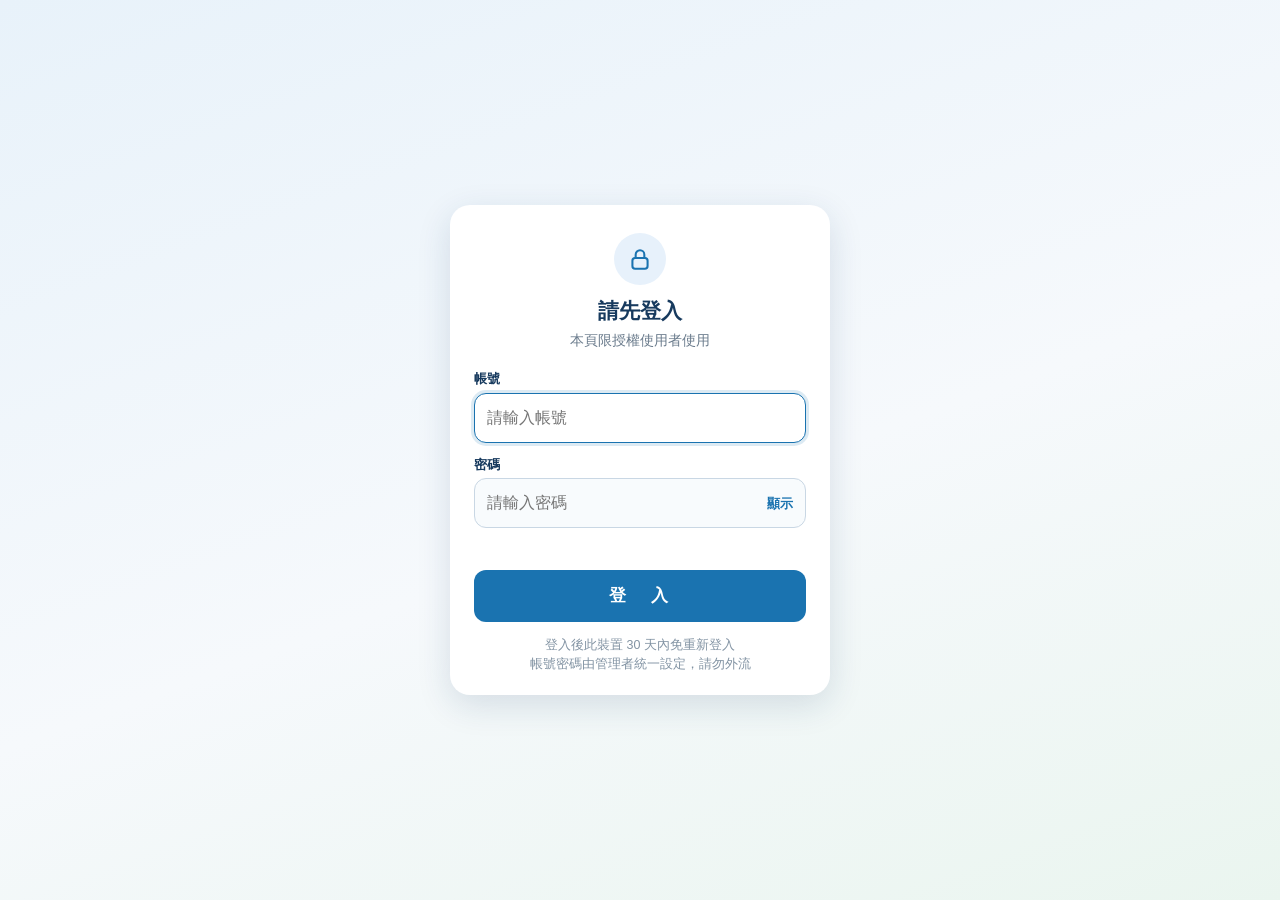
<file: domestic/index.html>
<!doctype html>
<html lang="zh-Hant-TW">
<head>
<meta charset="utf-8">
<script src="../auth.js"></script>
<noscript><style>body>*{display:none!important}</style></noscript>
<meta name="viewport" content="width=device-width, initial-scale=1, viewport-fit=cover">
<meta name="robots" content="noindex, nofollow">
<meta name="theme-color" content="#00509E">
<meta http-equiv="Cache-Control" content="no-cache, no-store, must-revalidate">
<title>國旅報價系統｜新快樂旅綜＋國旅限定版 115.10</title>
<link rel="icon" type="image/png" href="../img/favicon.png?v=20261122165500">
<link rel="apple-touch-icon" href="../img/favicon.png?v=20261122165500">
<link rel="stylesheet" href="styles.css?v=20261122165500">
</head>
<body>
<header class="top">
  <div>
    <h1>國旅報價系統</h1>
    <div class="sub">新快樂旅綜＋　國旅限定版 115.10</div>
  </div>
  <span class="badge">內部使用</span>
</header>

<main>
  <section class="card">
    <h2>保障期間</h2>
    <div class="seg" role="tablist">
      <button type="button" id="modeDays" class="on">輸入天數</button>
      <button type="button" id="modeDates">起迄日期</button>
    </div>

    <div id="paneDays">
      <div class="field" style="max-width:12em">
        <label for="daysInput">投保天數</label>
        <input id="daysInput" inputmode="numeric" placeholder="例如 3" autocomplete="off">
      </div>
    </div>

    <div id="paneDates" style="display:none">
      <div class="seg" style="max-width:16em">
        <button type="button" id="calRoc" class="on">民國</button>
        <button type="button" id="calAd">西元</button>
      </div>
      <div class="dategrid">
        <div class="field">
          <label>起日</label>
          <div class="ymd">
            <input id="yStart" class="year" inputmode="numeric" autocomplete="off">
            <span id="yearLabelStart">年（民國）</span>
            <input id="mStart" inputmode="numeric" autocomplete="off">
            <span>月</span>
            <input id="dStart" inputmode="numeric" autocomplete="off">
            <span>日</span>
          </div>
          <div class="timewrap" style="margin-top:6px">
            <input id="tStart" type="time">
            <span class="hint" style="margin:0">時刻選填</span>
          </div>
        </div>
        <div class="field">
          <label>迄日</label>
          <div class="ymd">
            <input id="yEnd" class="year" inputmode="numeric" autocomplete="off">
            <span id="yearLabelEnd">年（民國）</span>
            <input id="mEnd" inputmode="numeric" autocomplete="off">
            <span>月</span>
            <input id="dEnd" inputmode="numeric" autocomplete="off">
            <span>日</span>
          </div>
          <div class="timewrap" style="margin-top:6px">
            <input id="tEnd" type="time">
            <span class="hint" style="margin:0">時刻選填</span>
          </div>
        </div>
      </div>
      <p class="hint">只填日期：起日、迄日都算進去（例如 11/16～11/19＝4 天）。起迄都填時刻：按實際時數，未滿一日以一日計（例如 11/16 01:00～11/19 01:00＝72 小時＝3 天）。</p>
    </div>
    <div id="dayHint"></div>
  </section>

  <section class="card">
    <h2>被保險人</h2>
    <div id="people"></div>
    <div class="btn-row">
      <button type="button" class="btn" id="btnAdd">＋ 新增被保險人（可加總）</button>
    </div>
  </section>

  <section class="card">
    <h2>報價文字</h2>
    <textarea id="quotePreview" readonly aria-label="報價文字"></textarea>
    <div class="btn-row">
      <button type="button" class="btn btn-gold" id="btnCopy2">一鍵複製報價文字</button>
    </div>
  </section>

  <details class="card">
    <summary>計畫保障對照（DM 刊印）</summary>
    <div style="overflow:auto;margin-top:10px">
      <table class="cov-table">
        <thead>
          <tr>
            <th class="l">項目</th>
            <th>兒童</th><th>計畫一</th><th>計畫二</th><th>計畫三</th><th>計畫四</th><th>計畫五</th><th>計畫六</th>
          </tr>
        </thead>
        <tbody>
          <tr><td class="l">可投保年齡</td><td>未滿15足歲</td><td colspan="2">15足歲～79歲</td><td>15足歲～74歲</td><td>18足歲～69歲</td><td>18足歲～74歲</td><td>18足歲～69歲</td></tr>
          <tr><td class="l">身故及失能</td><td>—</td><td>200萬</td><td>300萬</td><td>500萬</td><td>1,000萬</td><td>500萬</td><td>1,000萬</td></tr>
          <tr><td class="l">傷害醫療（保期內最高）</td><td>10萬</td><td>20萬</td><td>30萬</td><td>50萬</td><td>100萬</td><td>50萬</td><td>100萬</td></tr>
          <tr><td class="l">緊急救援（保期內最高）</td><td colspan="3">50萬</td><td colspan="2">50萬</td><td colspan="2">50萬</td></tr>
          <tr><td class="l">個人賠償責任（自負額2,500元）</td><td colspan="3">50萬</td><td colspan="2">50萬</td><td colspan="2">50萬</td></tr>
          <tr><td class="l">居家火災臨時住宿（定額）</td><td colspan="3">—</td><td colspan="2">1萬／次</td><td colspan="2">1萬／次</td></tr>
          <tr><td class="l">居家竊盜損失（定額）</td><td colspan="3">—</td><td colspan="2">1萬／次</td><td colspan="2">1萬／次</td></tr>
          <tr><td class="l">親友前往處理費用</td><td colspan="3">1萬</td><td colspan="2">1.5萬</td><td colspan="2">1.5萬</td></tr>
          <tr><td class="l">食品中毒（定額）</td><td colspan="3">3千／次</td><td colspan="2">6千／次</td><td colspan="2">6千／次</td></tr>
          <tr><td class="l">一至三級失能居家照護</td><td colspan="3">5萬</td><td colspan="2">10萬</td><td colspan="2">10萬</td></tr>
          <tr><td class="l">交通費用補償（保期內一次）</td><td colspan="5">—</td><td colspan="2">3千／次</td></tr>
          <tr><td class="l">駕駛人車碰車車體損失責任</td><td colspan="5">—</td><td colspan="2">10萬</td></tr>
          <tr><td class="l">駕駛人第三人傷害</td><td colspan="5">—</td><td colspan="2">100萬</td></tr>
          <tr><td class="l">駕駛人第三人財損</td><td colspan="5">—</td><td colspan="2">10萬</td></tr>
        </tbody>
      </table>
    </div>
    <p class="hint">兒童計畫無身故及失能保額，亦無意外死亡喪葬費用保險金。機車車種不包含大型重型機車。計畫五、六含租車自駕相關保障。</p>
  </details>

  <details class="card">
    <summary>1～20 日保費表（每人／新台幣）</summary>
    <div style="overflow:auto;margin-top:10px">
      <table>
        <thead>
          <tr>
            <th>天數</th><th>兒童</th><th>計畫一</th><th>計畫二</th><th>計畫三</th><th>計畫四</th><th>計畫五</th><th>計畫六</th>
          </tr>
        </thead>
        <tbody id="rateBody"></tbody>
      </table>
    </div>
  </details>

  <p class="foot">
    費率來源：富邦產險《新快樂旅綜＋　國旅限定版》115.10版 DM 刊印數字，僅列 1～20 日；其他天數請向業務人員洽詢，不內插。<br>
    DM 註明：「保費計算若有誤差值，以本公司系統為主。」本頁不能送審、出單或付款。<br>
    國外旅平險三方案工具：<a href="../editor.html">旅平險組合方案試算</a>
  </p>
</main>

<div class="totalbar">
  <div>
    <div class="lab">合計保費</div>
    <div class="sum" id="sumText">—</div>
  </div>
  <button type="button" class="btn btn-gold" id="btnCopy">複製報價文字</button>
</div>

<script src="rates.js?v=20261122165500"></script>
<script src="app.js?v=20261122165500"></script>
</body>
</html>
</file>
<file: domestic/styles.css>
:root {
  --navy: #00509E;
  --navy-2: #0A6FC2;
  --navy-soft: #e9eef5;
  --gold: #c9a45c;
  --gold-2: #e6cf9a;
  --gold-soft: #fbf5e8;
  --ink: #1d2733;
  --muted: #5d6b7a;
  --line: #e3e8ef;
  --bg: #f4f6f9;
  --card: #ffffff;
  --danger: #b3261e;
  --ok: #0f7a4a;
  --radius: 14px;
}
* { box-sizing: border-box; }
html, body { margin: 0; padding: 0; }
body {
  font-family: "Noto Sans TC", "PingFang TC", "Microsoft JhengHei", system-ui, sans-serif;
  background: var(--bg);
  color: var(--ink);
  line-height: 1.55;
  min-height: 100dvh;
}
.top {
  position: sticky; top: 0; z-index: 40;
  background: var(--navy); color: #fff;
  border-bottom: 3px solid var(--gold);
  display: flex; align-items: center; gap: 10px;
  padding: 10px 14px;
}
.top h1 { margin: 0; font-size: 17px; letter-spacing: .04em; color: var(--gold-2); }
.top .sub { font-size: 12px; opacity: .92; }
.badge {
  margin-left: auto; font-size: 11px; font-weight: 800;
  background: var(--gold); color: var(--navy);
  border-radius: 999px; padding: 3px 8px; white-space: nowrap;
}
main { max-width: 820px; margin: 0 auto; padding: 14px 12px 120px; }
.card {
  background: var(--card);
  border: 1px solid var(--line);
  border-radius: var(--radius);
  padding: 14px 14px 16px;
  margin-bottom: 12px;
  box-shadow: 0 1px 2px rgba(16,40,80,.04);
}
.card h2 {
  margin: 0 0 10px; font-size: 16px; color: var(--navy);
  border-left: 4px solid var(--gold); padding-left: 8px;
}
.row { display: flex; flex-wrap: wrap; gap: 8px; align-items: end; }
.field { display: flex; flex-direction: column; gap: 4px; min-width: 0; }
.field label { font-size: 12px; font-weight: 700; color: var(--muted); }
input, select, button, textarea {
  font: inherit; font-size: 16px;
}
input, select {
  border: 1px solid #c9d3df; border-radius: 10px;
  padding: 8px 10px; background: #fff; color: var(--ink);
  min-height: 42px;
}
input:focus, select:focus { outline: 2px solid var(--gold); border-color: var(--gold); }
.seg {
  display: flex; background: var(--navy-soft); border-radius: 999px; padding: 3px;
  margin-bottom: 10px;
}
.seg button {
  flex: 1; border: 0; background: transparent; color: var(--navy);
  font-weight: 800; padding: 8px 10px; border-radius: 999px; cursor: pointer;
}
.seg button.on { background: var(--navy); color: #fff; }
.hint { font-size: 13px; color: var(--muted); margin: 8px 0 0; }
.hint strong { color: var(--navy); }
.warn, .err {
  margin-top: 8px; padding: 8px 10px; border-radius: 10px; font-size: 13px; font-weight: 700;
}
.warn { background: var(--gold-soft); color: #5a4415; border: 1px solid #efe0bd; }
.err { background: #fdecea; color: var(--danger); border: 1px solid #f1c9c6; }
.person {
  border: 1px solid var(--line); border-radius: 12px; padding: 10px;
  margin-bottom: 10px; background: #fafbfd;
}
.person-head { display: flex; justify-content: space-between; align-items: center; gap: 8px; margin-bottom: 8px; }
.person-head b { color: var(--navy); }
.prem {
  font-weight: 800; color: var(--navy); font-size: 20px; letter-spacing: .02em;
}
.cov-mini { font-size: 13px; color: var(--muted); margin-top: 6px; }
.btn {
  appearance: none; border: 1px solid #c9d3df; background: #fff; color: var(--navy);
  font-weight: 800; padding: 9px 14px; border-radius: 10px; cursor: pointer;
  min-height: 42px;
}
.btn-gold { background: var(--gold); border-color: var(--gold); color: var(--navy); }
.btn-navy { background: var(--navy); border-color: var(--navy); color: #fff; }
.btn-ghost { background: transparent; }
.btn:disabled { opacity: .5; cursor: not-allowed; }
.btn-row { display: flex; flex-wrap: wrap; gap: 8px; margin-top: 8px; }
.totalbar {
  position: fixed; left: 0; right: 0; bottom: 0; z-index: 40;
  background: var(--navy); color: #fff;
  border-top: 3px solid var(--gold);
  padding: 10px 14px calc(10px + env(safe-area-inset-bottom));
  display: flex; align-items: center; gap: 10px; flex-wrap: wrap;
}
.totalbar .lab { font-size: 13px; opacity: .9; }
.totalbar .sum { font-size: 22px; font-weight: 800; color: var(--gold-2); }
.totalbar .btn { margin-left: auto; }
table { width: 100%; border-collapse: collapse; font-size: 13px; }
th, td { border: 1px solid var(--line); padding: 6px 5px; text-align: center; }
th { background: var(--navy); color: #fff; font-weight: 700; }
td.l, th.l { text-align: left; }
tr.hi td { background: #fff6d8; font-weight: 800; }
details.card { padding: 10px 14px; }
details.card summary { cursor: pointer; font-weight: 800; color: var(--navy); }
.cov-table td.l { width: 42%; }
.foot { font-size: 12px; color: var(--muted); padding: 4px 4px 16px; }
.foot a { color: var(--navy); }
.toast {
  position: fixed; left: 50%; bottom: 88px; transform: translateX(-50%);
  background: var(--navy); color: #fff; padding: 10px 18px; border-radius: 999px;
  z-index: 80; font-weight: 700; box-shadow: 0 6px 20px rgba(0,0,0,.25);
}
.dategrid { display: grid; grid-template-columns: 1fr 1fr; gap: 8px; }
@media (max-width: 640px) {
  .dategrid { grid-template-columns: 1fr; }
  .ymd { width: 100%; }
}
.ymd { display: flex; gap: 4px; align-items: center; flex-wrap: wrap; }
.ymd input { width: 4.4em; text-align: center; padding: 8px 4px; }
.ymd input.year { width: 5.2em; }
.ymd span { font-size: 13px; color: var(--muted); }
.timewrap { display: flex; gap: 6px; align-items: center; }
.timewrap input[type="time"] { width: 8.2em; }
.grow { flex: 1; min-width: 140px; }
#quotePreview {
  width: 100%; min-height: 120px; resize: vertical;
  border: 1px dashed #c9d3df; border-radius: 10px;
  padding: 10px; background: #fafbfd; white-space: pre-wrap;
}
</file>
